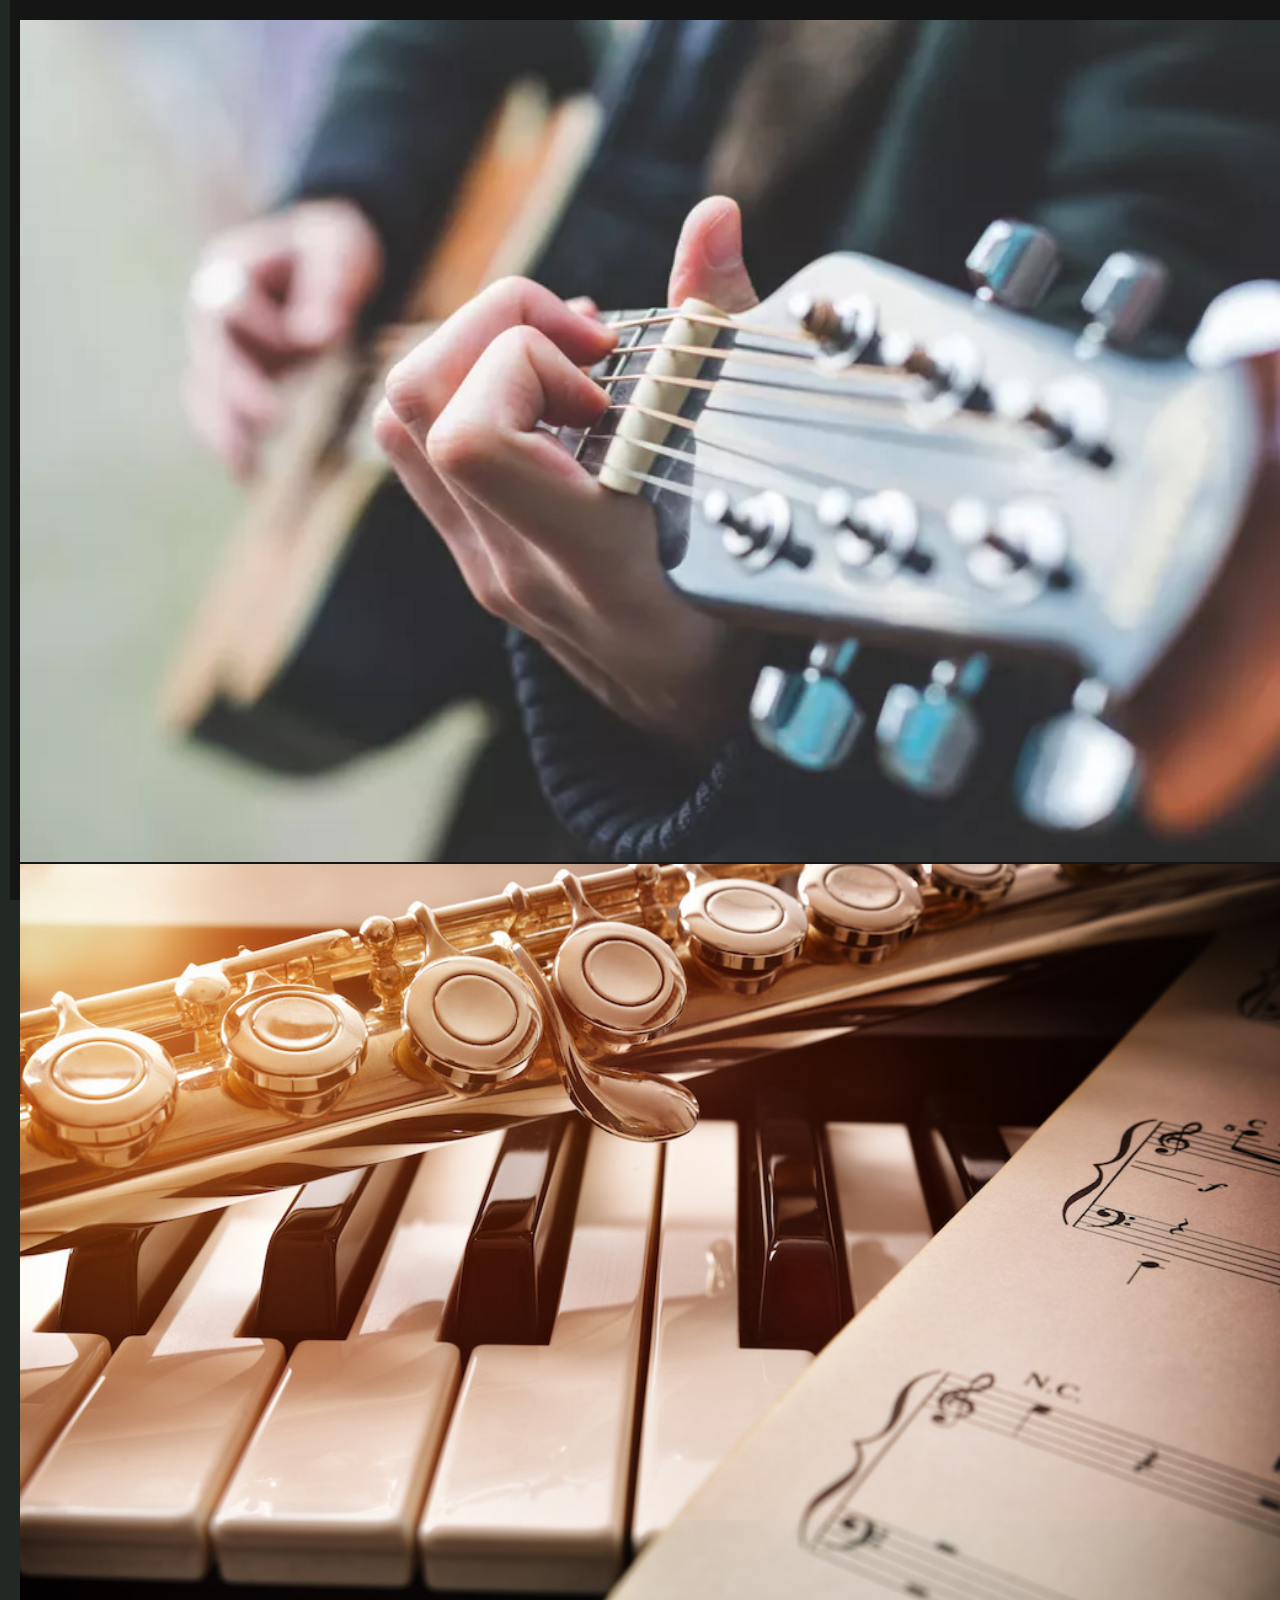
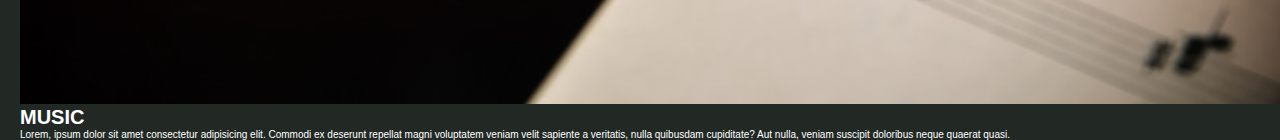
<file: animation/index.html>
<!DOCTYPE html>
<html lang="en">
  <head>
    <meta charset="UTF-8" />
    <meta name="viewport" content="width=device-width, initial-scale=1.0" />
    <title>Animation</title>
    <link rel="stylesheet" href="app.css" />
  </head>
  <body>
    <div class="container">
      <img class="img1" src="./images/guitar.webp" alt="guitar-boy" />
      <img class="img2" src="./images/piano.jpg" alt="piano" />
      <h1>MUSIC</h1>
      <p class="essay">
        Lorem, ipsum dolor sit amet consectetur adipisicing elit. Commodi ex
        deserunt repellat magni voluptatem veniam velit sapiente a veritatis,
        nulla quibusdam cupiditate? Aut nulla, veniam suscipit doloribus neque
        quaerat quasi.
      </p>
    </div>
  </body>
</html>
</file>
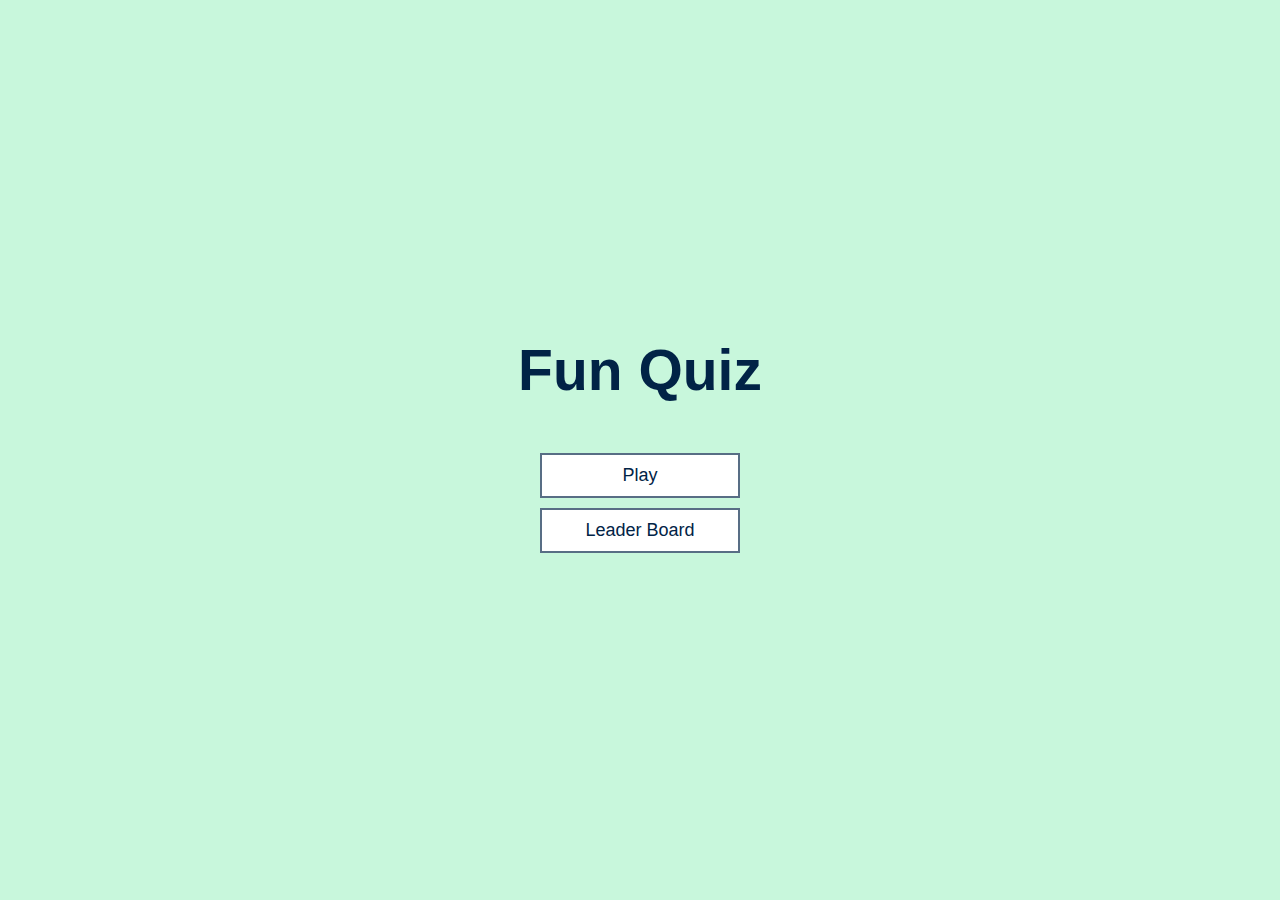
<file: quiz/index.html>
<!DOCTYPE html>
<html lang="en">
  <head>
    <meta charset="UTF-8" />
    <meta name="viewport" content="width=device-width, initial-scale=1.0" />
    <title>Quick Quiz</title>
    <link rel="stylesheet" href="app.css" />
    <link
      href="https://fonts.googleapis.com/css2?family=Baloo+Bhai+2&display=swap"
      rel="stylesheet"
    />
  </head>
  <body>
    <div class="container">
      <div id="home" class="flex-center flex-column">
        <h1>Fun Quiz</h1>
        <a class="button" href="game.html"> Play</a>
        <a class="button" href="highscores.html"> Leader Board</a>
      </div>
    </div>
  </body>
</html>
</file>
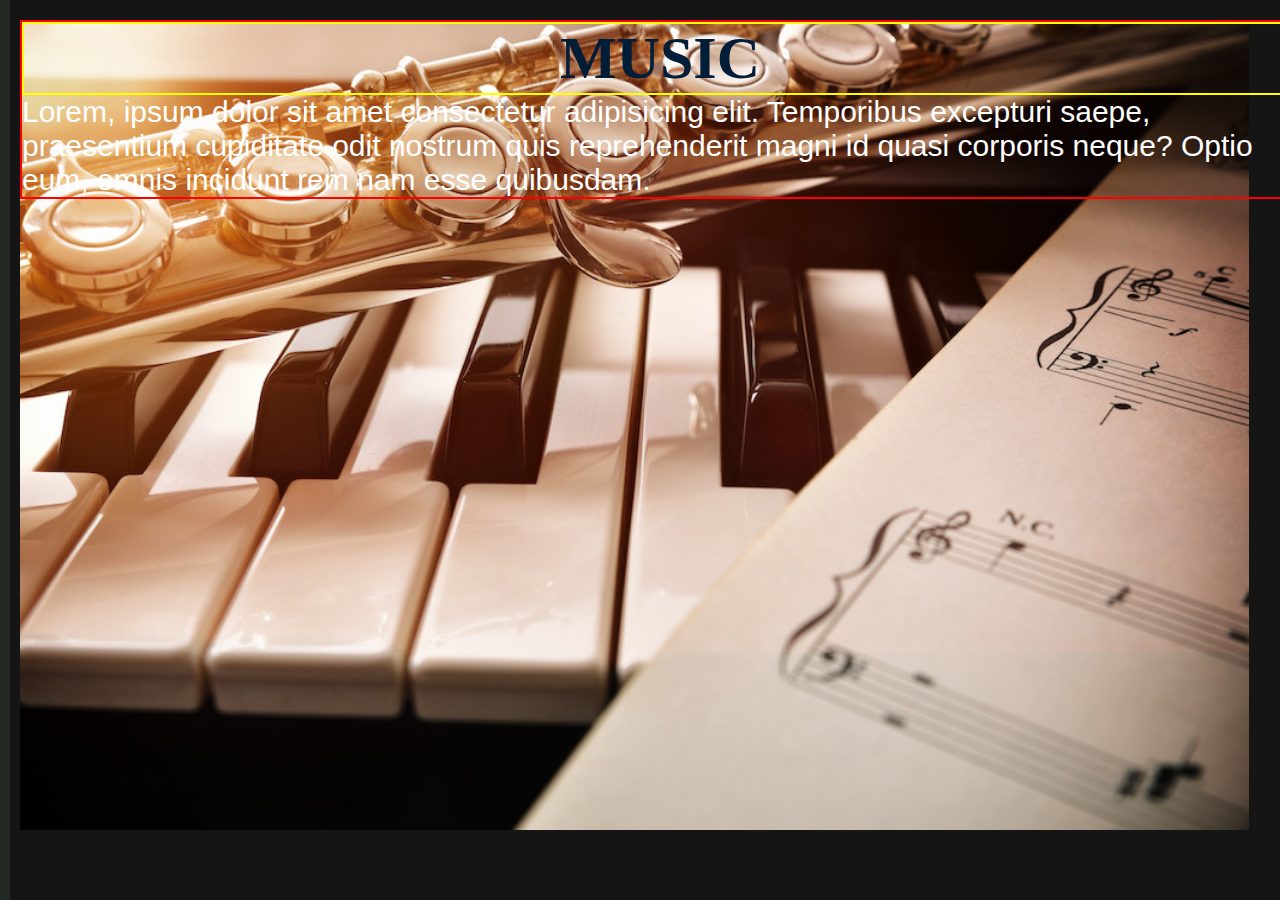
<file: animation/animate.html>
<!DOCTYPE html>
<html lang="en">
  <head>
    <meta charset="UTF-8" />
    <meta name="viewport" content="width=device-width, initial-scale=1.0" />
    <title>Animation</title>
    <link rel="stylesheet" href="app.css" />
  </head>
  <body>
    <div class="container">
      <div id="cf">
        <img class="bottom" src="./images/guitar.webp" alt="guitar-boy" />
        <img class="top" src="./images/piano.jpg" alt="piano" />
      </div>

      <div class="data">
        <h1 class="title">MUSIC</h1>
        <p class="description">
          Lorem, ipsum dolor sit amet consectetur adipisicing elit. Temporibus
          excepturi saepe, praesentium cupiditate odit nostrum quis
          reprehenderit magni id quasi corporis neque? Optio eum, omnis incidunt
          rem nam esse quibusdam.
        </p>
      </div>
    </div>
  </body>
</html>
</file>
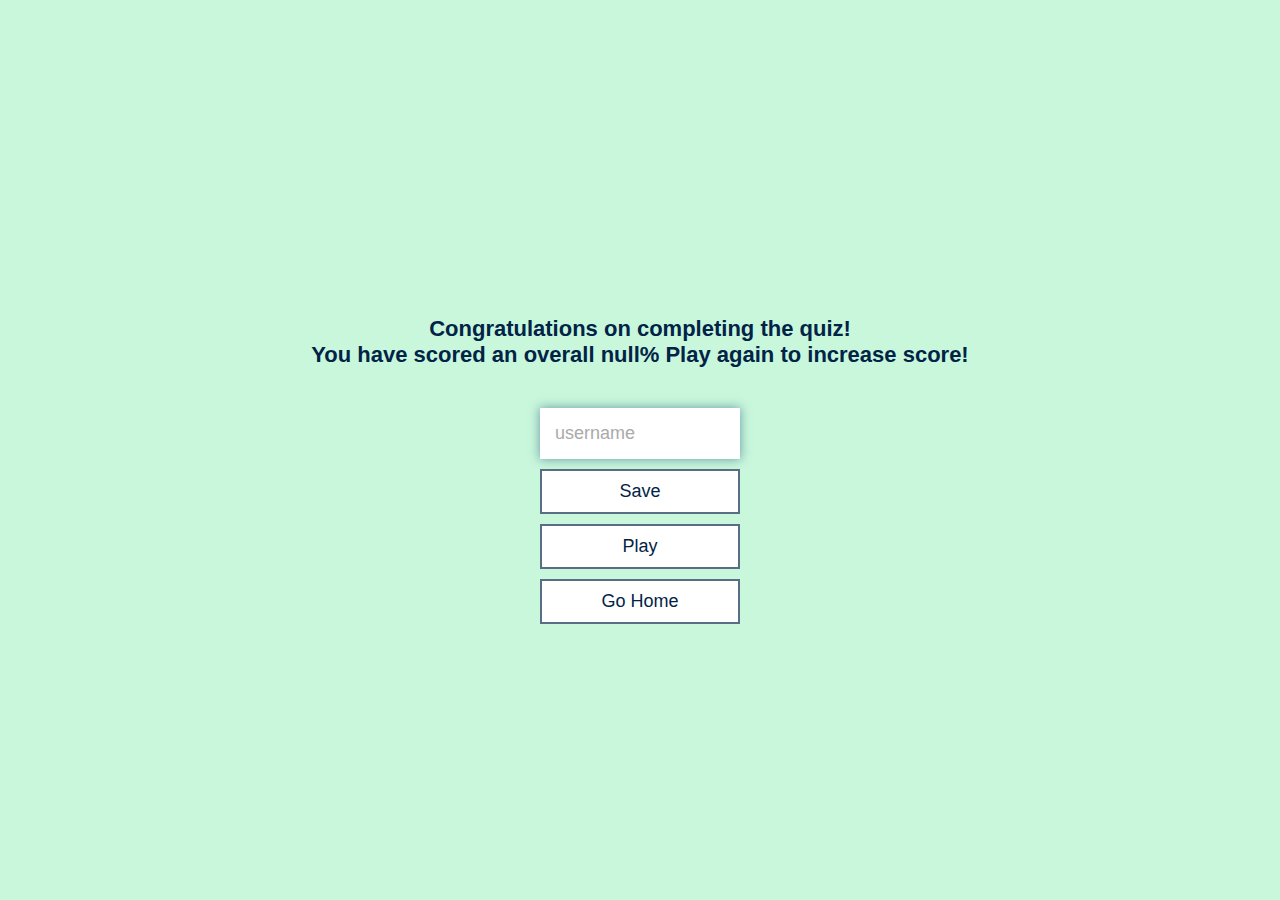
<file: quiz/end.html>
<!DOCTYPE html>
<html lang="en">
  <head>
    <meta charset="UTF-8" />
    <meta name="viewport" content="width=device-width, initial-scale=1.0" />
    <title>Congrats!</title>
    <link rel="stylesheet" href="app.css" />
  </head>
  <body>
    <div class="container">
      <div id="end" class="flex-center flex-column">
        <h1 id="final-score"></h1>
        <h2 id="user-message"></h2>
        <form action="">
          <input
            type="text"
            name="username"
            id="username"
            placeholder="username"
          />
          <button
            onclick="saveHighScore(event)"
            type="submit"
            class="button"
            id="save-score"
            disabled
          >
            Save
          </button>
        </form>
        <a class="button" href="game.html"> Play</a>
        <a class="button" href="/quiz"> Go Home </a>
      </div>
    </div>
    <script src="end.js"></script>
  </body>
</html>
</file>
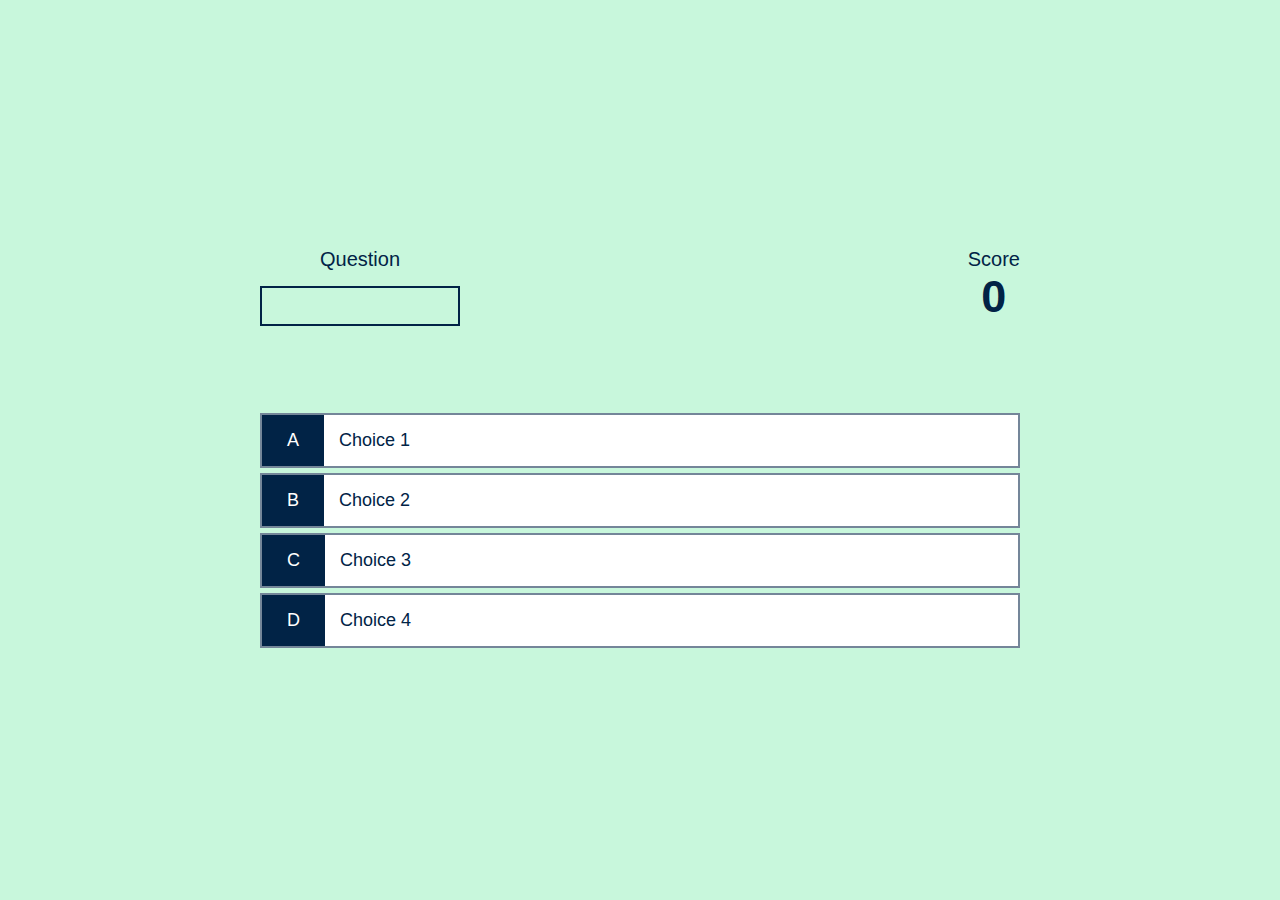
<file: quiz/game.html>
<!DOCTYPE html>
<html lang="en">
  <head>
    <meta charset="UTF-8" />
    <meta name="viewport" content="width=device-width, initial-scale=1.0" />
    <title>Fun Quiz - Play</title>
    <link rel="stylesheet" href="app.css" />
    <link rel="stylesheet" href="game.css" />
  </head>
  <body>
    <div class="container">
      <div id="game" class="game-justify-center flex-column">
        <div id="hud">
          <div id="hud-item">
            <p id="progress-text" class="hud-prefix">
              Question
            </p>
            <div id="progress-bar">
              <div id="progress-bar-full"></div>
            </div>
          </div>
          <div id="hud-item">
            <p class="hud-prefix">
              Score
            </p>
            <h1 class="hud-main-text" id="score">
              0
            </h1>
          </div>
        </div>
        <h2 id="question"></h2>
        <div class="choice-container">
          <p class="choice-prefix">A</p>
          <p class="choice-text" data-number="1">Choice 1</p>
        </div>
        <div class="choice-container">
          <p class="choice-prefix">B</p>
          <p class="choice-text" data-number="2">Choice 2</p>
        </div>
        <div class="choice-container">
          <p class="choice-prefix">C</p>
          <p class="choice-text" data-number="3">Choice 3</p>
        </div>
        <div class="choice-container">
          <p class="choice-prefix">D</p>
          <p class="choice-text" data-number="4">Choice 4</p>
        </div>
      </div>
    </div>
    <script src="game.js"></script>
  </body>
</html>
</file>
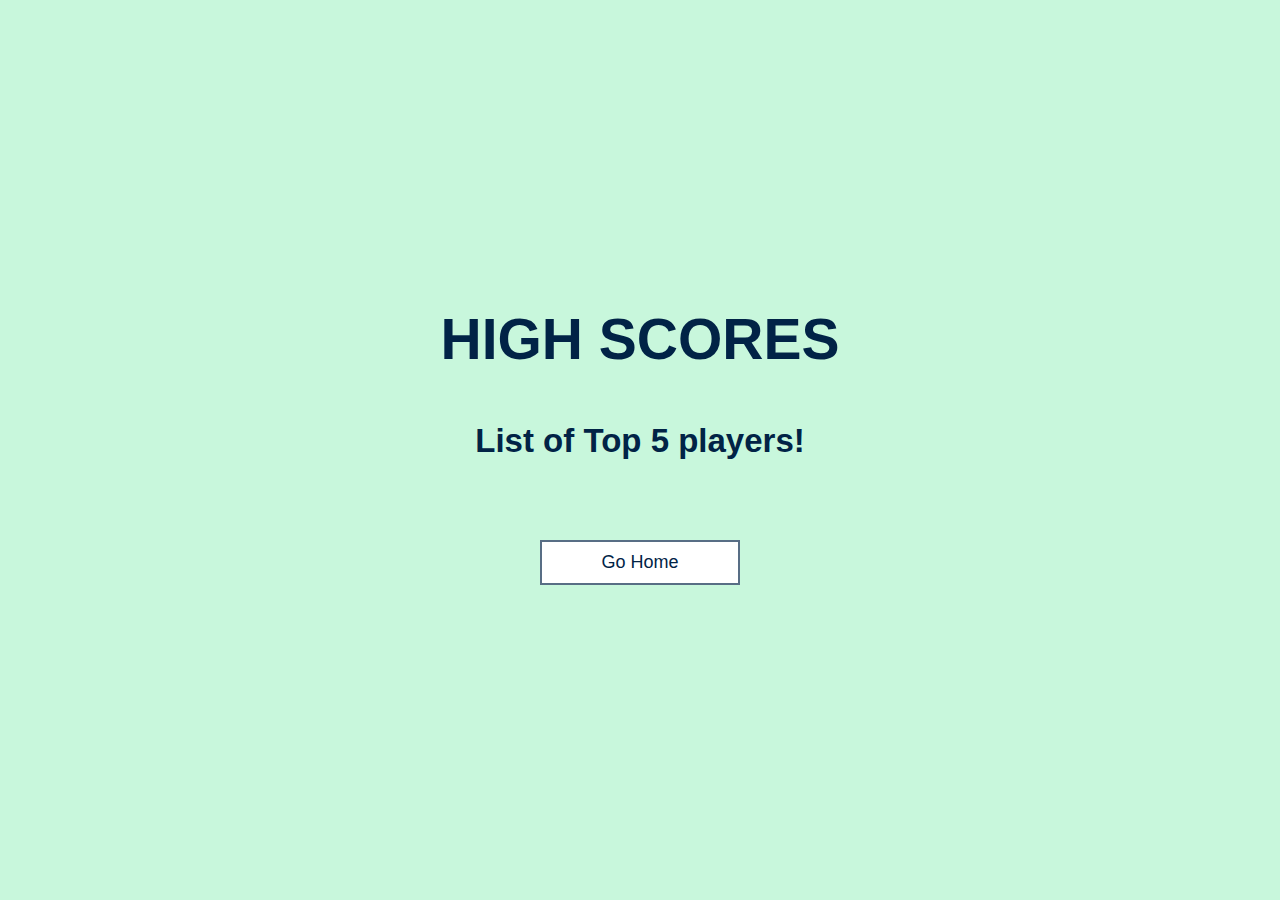
<file: quiz/highscores.html>
<!DOCTYPE html>
<html lang="en">
  <head>
    <meta charset="UTF-8" />
    <meta name="viewport" content="width=device-width, initial-scale=1.0" />
    <title>High Scores</title>
    <link rel="stylesheet" href="app.css" />
    <link rel="stylesheet" href="highscores.css" />
  </head>
  <body>
    <div class="container">
      <div id="high-score" class="flex-center flex-column">
        <h1 id="final-score">HIGH SCORES</h1>
        <h2 id="player-data">List of Top 5 players!</h2>
        <ol id="high-score-ul-list"></ol>
        <a href="/quiz" class="button">Go Home</a>
      </div>
    </div>
    <script src="highscores.js"></script>
  </body>
</html>
</file>
<file: animation/app.css>
:root {
  background-color: rgb(34, 41, 37);
  font-size: 62.5%;
}

* {
  box-sizing: border-box;
  font-family: "Arial Narrow Bold", sans-serif;
  margin: 0;
  padding: 0;
  color: white;
}

.container {
  width: 100vw;
  height: 100vh;
  margin: 0 1rem;
  padding: 2rem 1rem;
  background-color: rgb(22, 21, 21);
}

.container > * {
  width: 100%;
}

#cf {
  position: relative;
  margin: 0 auto;
}

#cf img {
  position: absolute;
  height: 90vh;
  width: 97.5%;
  left: 0;
  transition: opacity 1.01s ease-in;
  animation: slideInFromLeft 1.5s linear 1;
}
#cf img.top:hover {
  opacity: 0;
}

.data {
  border: 2px solid red;
  font-weight: 5rem;
  font-size: 3rem;
  position: absolute;
  /* display: flex;
  justify-content: flex-start;
  align-items: center;
  flex-direction: column; */
}
.title {
  text-align: center;
  border: 2px solid yellow;
  background-color: unset;

  color: #021d38;
  font-weight: bolder;
  font-family: comic;
}

@keyframes slideInFromLeft {
  0% {
    transform: translateX(-100%);
    opacity: 0;
  }

  100% {
    transform: translateX(0);
  }
}
</file>
<file: quiz/app.css>
@import url("https://fonts.googleapis.com/css2?family=Baloo+Bhai+2&display=swap");
:root {
  background-color: rgb(200, 247, 220);
  font-size: 62.5%;
}
* {
  box-sizing: border-box;
  font-family: "Arial Narrow Bold", sans-serif;
  margin: 0;
  padding: 0;
  color: #012346;
}
h1,
h2,
h3,
h4 {
  margin-bottom: 1rem;
}
h1 {
  font-size: 5.7rem;
  color: #012346;
  margin-bottom: 5rem;
}
h1 > span {
  font-size: 2rem;
  font-weight: 400;
}

h2 {
  font-size: 3.3rem;
  margin-bottom: 4rem;
  font-weight: 600;
}
h3 {
  font-size: 2.8rem;
  font-weight: 500;
}
/* Utilities */

.container {
  width: 100vw;
  height: 100vh;
  display: flex;
  justify-content: center;
  align-items: center;
  max-width: 80rem;
  margin: 0 auto;
  padding: 2rem;
  /* border: 2px solid black; */
}
.container > * {
  width: 100%;
}

.flex-center {
  justify-content: center;
  align-items: center;
}
.flex-column {
  display: flex;
  flex-direction: column;
  /* border: 2px solid gray; */
}
.game-justify-center {
  justify-content: center;
  /* align-items: center; */
}

.text-center {
  text-align: center;
}
.hidden {
  display: none;
}
/* Anchor buttons */
.button {
  font-size: 1.8rem;
  padding: 1rem 0;
  width: 20rem;
  text-align: center;
  border: 0.2rem solid rgba(1, 35, 70, 0.66);
  margin-bottom: 1rem;
  text-decoration: none;
  color: #012346;
  background-color: white;
}

.button:hover {
  cursor: pointer;
  box-shadow: 0 0.4rem 1.4rem 0 rgba(5, 56, 107, 0.7);
  transform: translateY(-0.1rem);
  transition: transform 150ms;
}

.button[disabled]:hover {
  cursor: not-allowed;
  box-shadow: none;
  transform: none;
}

/* end */

form {
  width: 100%;
  display: flex;
  flex-direction: column;
  align-items: center;
}
input {
  margin-bottom: 1rem;
  padding: 1.5rem;
  border: none;
  width: 20rem;
  font-size: 1.8rem;
  box-shadow: 0 0rem 1rem 0 rgba(5, 56, 107, 0.5);
}

input::placeholder {
  color: #aaa;
}
#user-message {
  font-size: 2.2rem;
  text-align: center;
}
</file>
<file: quiz/game.css>
#question {
  color: #012346;
}
.choice-container {
  display: flex;
  margin-bottom: 0.5rem;
  width: 100%;
  font-size: 1.8rem;
  border: 0.2rem solid rgba(1, 35, 70, 0.55);
  background-color: white;
  /* justify-content: center; */
}
.choice-container:hover {
  cursor: pointer;
  box-shadow: 0 0.4rem 1.4rem 0 rgba(5, 56, 107, 0.7);
  transform: scale(1.002, 1);
  transition: transform 150ms;
}
.choice-prefix {
  padding: 1.5rem 2.5rem;
  background-color: #012346;
  color: white;
}
.choice-text {
  padding: 1.5rem;
  width: 100%;
}
.correct {
  background-color: yellowgreen;
}
.incorrect {
  background-color: tomato;
}

/* HUD */

#hud {
  display: flex;
  justify-content: space-between;
}
.hud-prefix {
  font-size: 2rem;
  text-align: center;
}
.hud-main-text {
  text-align: center;
  font-size: 4.5rem;
}
#progress-bar {
  margin-top: 1.5rem;
  width: 20rem;
  height: 4rem;
  border: 0.2rem solid #012346;
}
#progress-bar-full {
  height: 3.8rem;
  background-color: #123456;
  width: 0%;
}
/* loader */

#loader {
  border: 0.4rem solid #ffffff;
  border-radius: 50%;
  border-top: 0.6rem solid #2474c5;
  width: 8rem;
  height: 8rem;
  animation: spin 2s linear infinite;
}

@keyframes spin {
  0% {
    transform: rotate(0deg);
  }
  100% {
    transform: rotate(360deg);
  }
}
</file>
<file: quiz/highscores.css>
#high-score-ul-list {
  /* list-style: none; */
  padding: 0;
  margin-bottom: 4rem;
  /* border: 2px solid red; */
}
.player {
  font-size: 2.2rem;
  margin-bottom: 0.5rem;
  /* border: 2px solid red; */
}
.player:hover {
  transform: scale(1.029);
  cursor: pointer;
}
.each-player {
  /* border: 0.1rem solid black;
  background-color: white; */
  display: flex;
  justify-content: space-between;
  padding: 1rem;
  width: 55rem;
}
</file>
